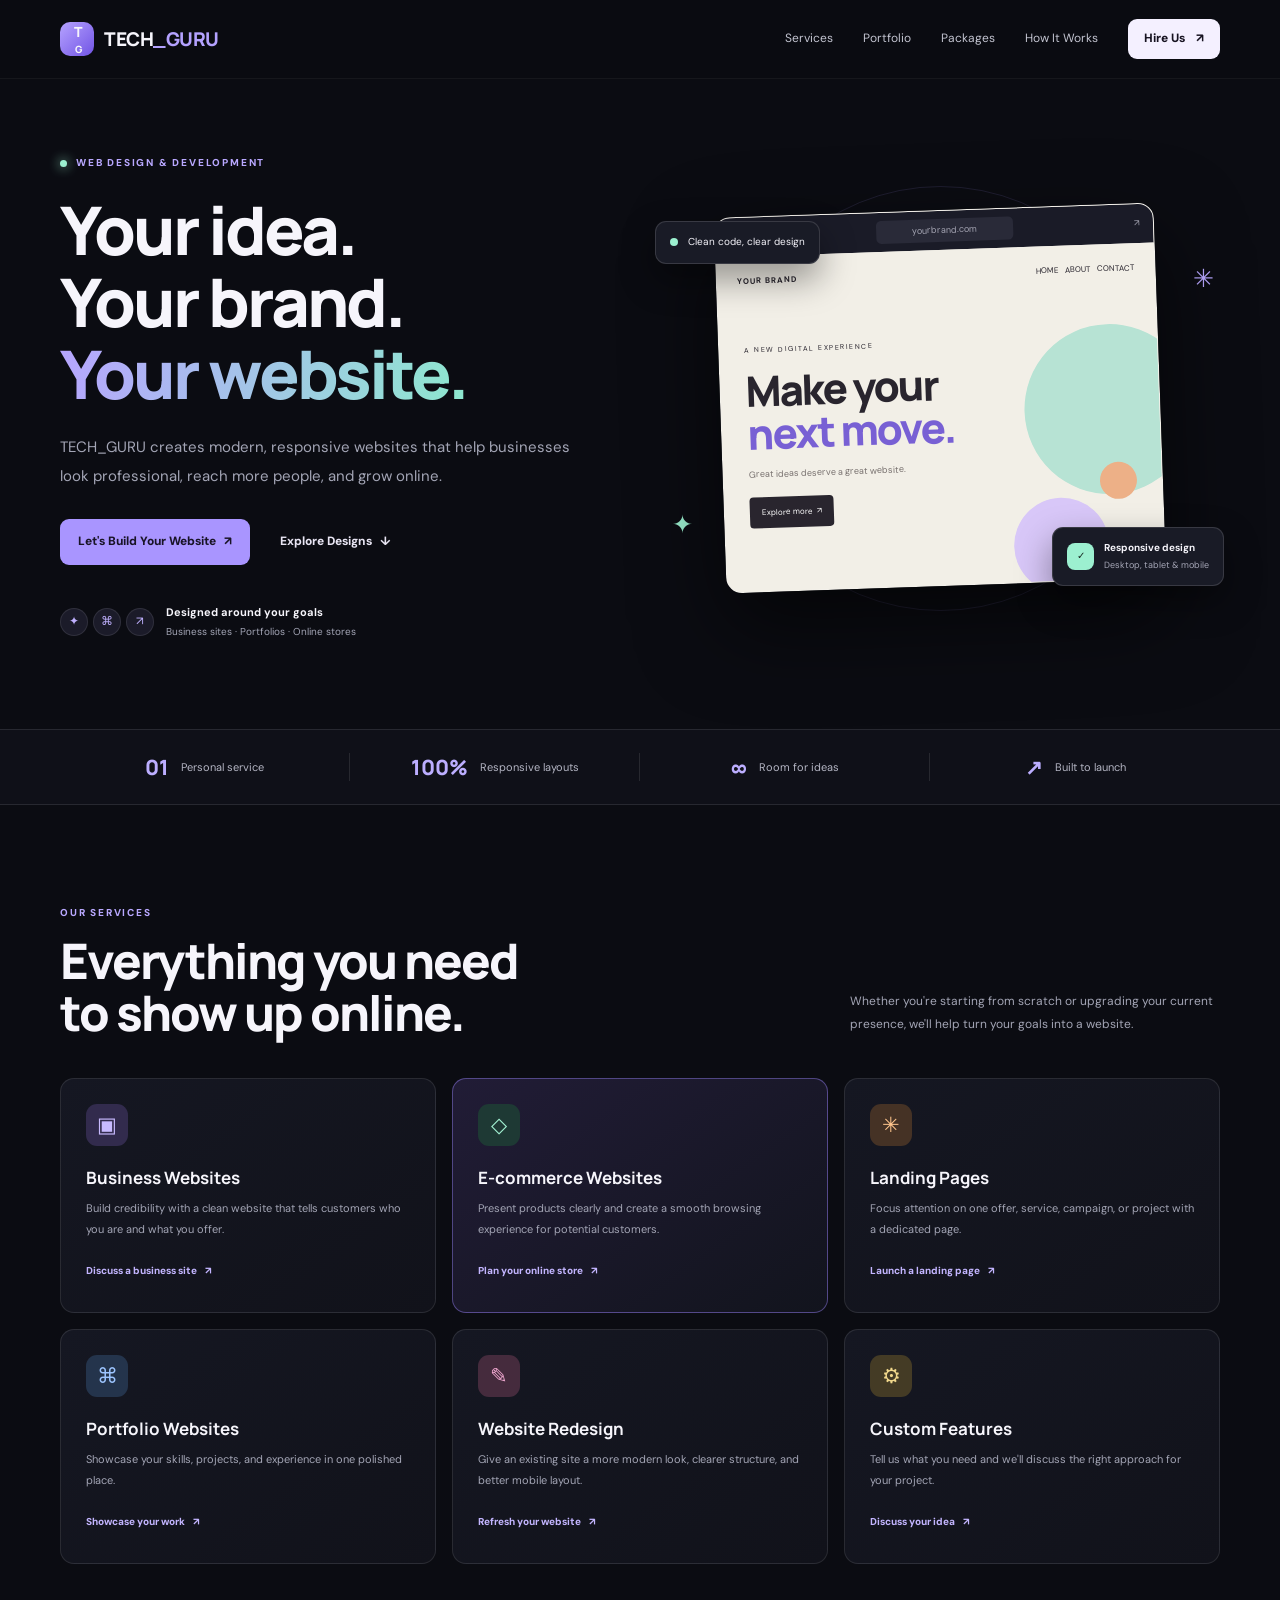
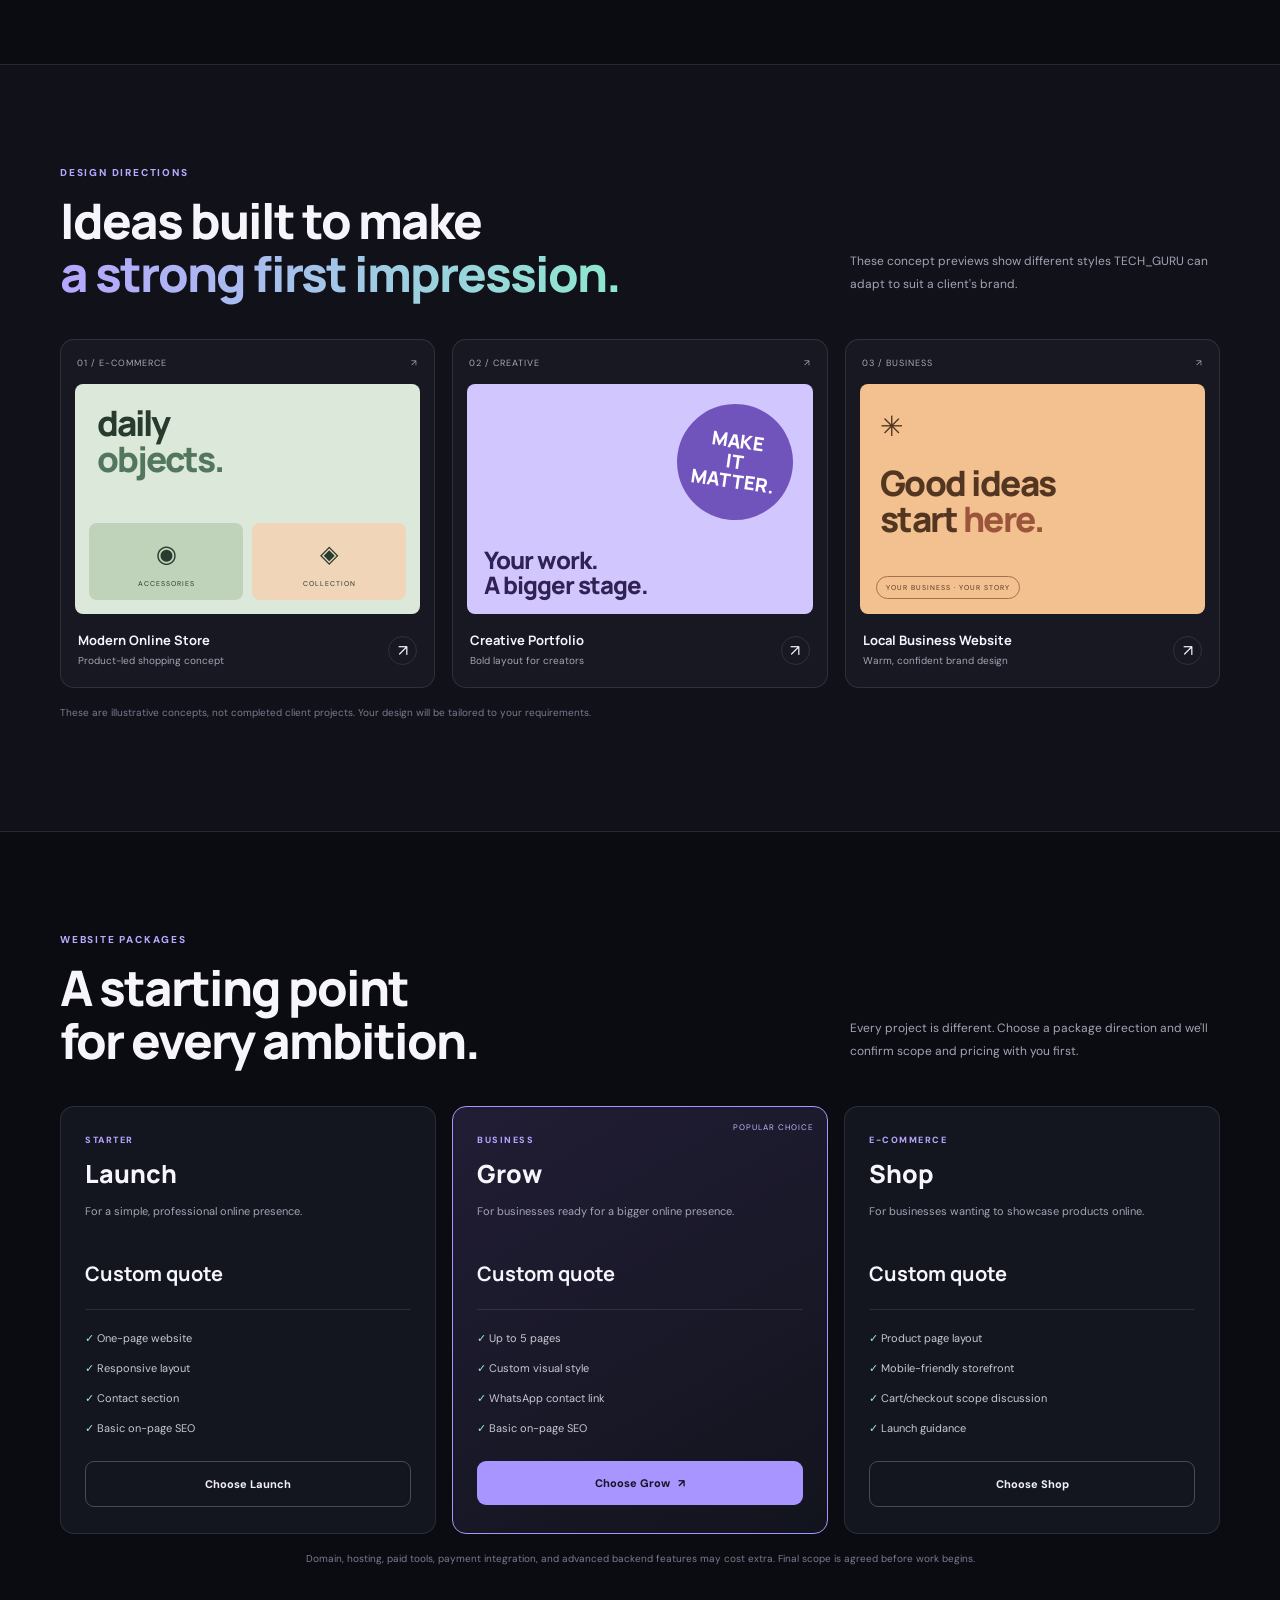
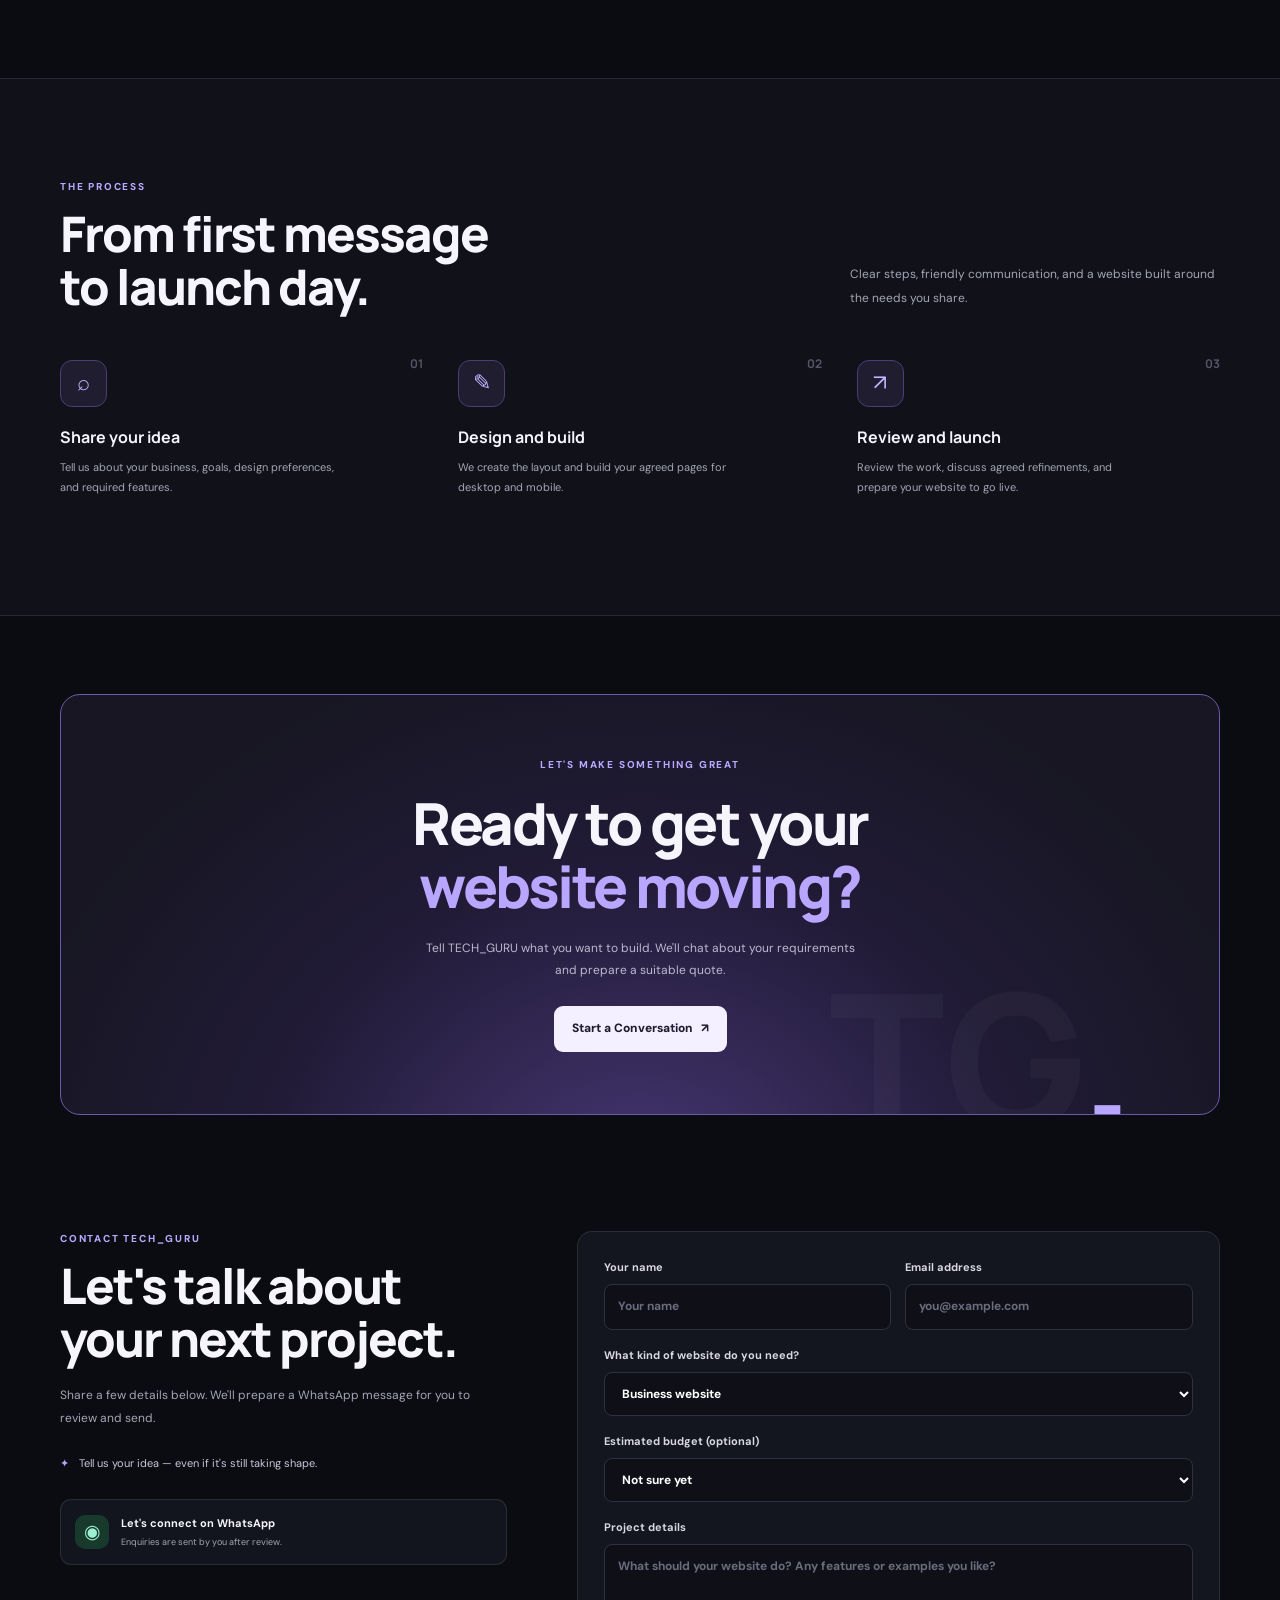
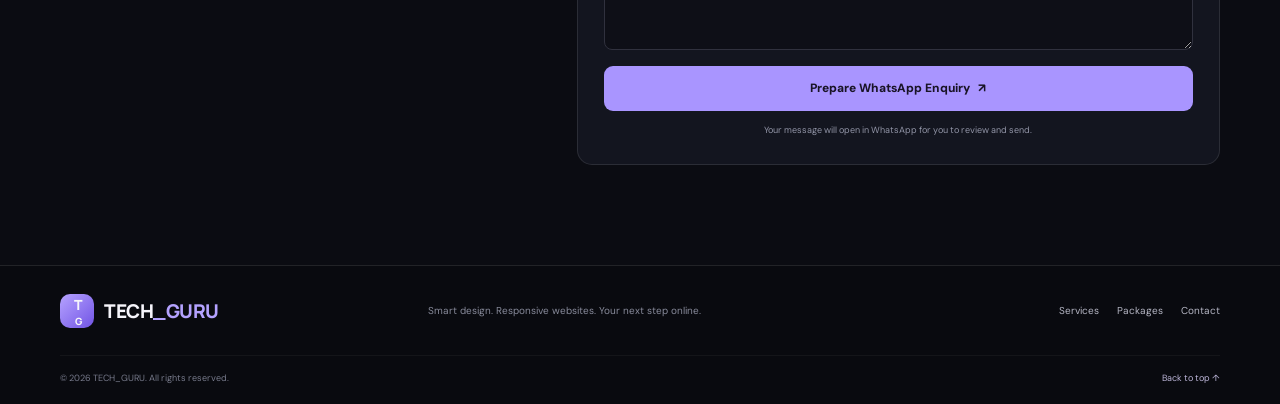
<file: index.html>
<!DOCTYPE html>
<html lang="en">
<head>
  <meta charset="UTF-8">
  <meta name="viewport" content="width=device-width, initial-scale=1.0">
  <meta name="description" content="TECH_GURU builds modern, responsive websites for businesses, creators, and online stores.">
  <meta name="theme-color" content="#0b0c12">
  <title>TECH_GURU | Websites That Work for You</title>
  <link rel="icon" href="favicon.svg" type="image/svg+xml">
  <link rel="stylesheet" href="style.css">
</head>
<body>
  <header class="header">
    <nav class="nav container" aria-label="Main navigation">
      <a class="brand" href="#home" aria-label="TECH_GURU home"><span class="brand-icon">T<span>G</span></span><span>TECH<span class="brand-accent">_GURU</span></span></a>
      <button class="menu-toggle" id="menuToggle" aria-label="Open navigation menu" aria-expanded="false">☰</button>
      <div class="nav-links" id="navLinks">
        <a href="#services">Services</a>
        <a href="#portfolio">Portfolio</a>
        <a href="#packages">Packages</a>
        <a href="#process">How It Works</a>
        <a class="nav-button" href="#contact">Hire Us <span>↗</span></a>
      </div>
    </nav>
  </header>

  <main>
    <section class="hero container" id="home">
      <div class="hero-content">
        <div class="eyebrow"><span class="live-dot"></span> WEB DESIGN & DEVELOPMENT</div>
        <h1>Your idea.<br>Your brand.<br><span class="gradient">Your website.</span></h1>
        <p class="hero-text">TECH_GURU creates modern, responsive websites that help businesses look professional, reach more people, and grow online.</p>
        <div class="hero-actions">
          <a class="btn btn-primary" href="#contact">Let's Build Your Website <span>↗</span></a>
          <a class="btn btn-ghost" href="#portfolio">Explore Designs <span>↓</span></a>
        </div>
        <div class="hero-proof"><div class="proof-symbols"><span>✦</span><span>⌘</span><span>↗</span></div><div><strong>Designed around your goals</strong><small>Business sites · Portfolios · Online stores</small></div></div>
      </div>
      <div class="hero-art" aria-label="Decorative website preview">
        <div class="glow glow-one"></div><div class="glow glow-two"></div>
        <div class="code-chip chip-one"><span class="chip-dot"></span> Clean code, clear design</div>
        <div class="browser">
          <div class="browser-bar"><div class="traffic"><i></i><i></i><i></i></div><div class="address">yourbrand.com</div><span>↗</span></div>
          <div class="demo-site">
            <div class="demo-nav"><b>YOUR BRAND</b><span>HOME&nbsp;&nbsp; ABOUT&nbsp;&nbsp; CONTACT</span></div>
            <div class="demo-copy"><div class="demo-kicker">A NEW DIGITAL EXPERIENCE</div><h2>Make your<br><em>next move.</em></h2><p>Great ideas deserve a great website.</p><div class="demo-btn">Explore more&nbsp; ↗</div></div>
            <div class="demo-orb orb-a"></div><div class="demo-orb orb-b"></div><div class="demo-orb orb-c"></div>
          </div>
        </div>
        <div class="code-chip chip-two"><span class="mini-check">✓</span><div><b>Responsive design</b><small>Desktop, tablet & mobile</small></div></div>
        <div class="floating-star star-a">✳</div><div class="floating-star star-b">✦</div>
      </div>
    </section>

    <section class="quick-facts"><div class="container facts-grid"><div><strong>01</strong><span>Personal service</span></div><div><strong>100%</strong><span>Responsive layouts</span></div><div><strong>∞</strong><span>Room for ideas</span></div><div><strong>↗</strong><span>Built to launch</span></div></div></section>

    <section class="section container" id="services">
      <div class="section-head"><div><div class="eyebrow">OUR SERVICES</div><h2>Everything you need<br>to show up online.</h2></div><p>Whether you're starting from scratch or upgrading your current presence, we'll help turn your goals into a website.</p></div>
      <div class="services-grid">
        <article class="service-card"><div class="service-icon violet">▣</div><h3>Business Websites</h3><p>Build credibility with a clean website that tells customers who you are and what you offer.</p><a href="#contact" data-service="Business website">Discuss a business site <span>↗</span></a></article>
        <article class="service-card service-featured"><div class="service-icon green">◇</div><h3>E-commerce Websites</h3><p>Present products clearly and create a smooth browsing experience for potential customers.</p><a href="#contact" data-service="E-commerce website">Plan your online store <span>↗</span></a></article>
        <article class="service-card"><div class="service-icon amber">✳</div><h3>Landing Pages</h3><p>Focus attention on one offer, service, campaign, or project with a dedicated page.</p><a href="#contact" data-service="Landing page">Launch a landing page <span>↗</span></a></article>
        <article class="service-card"><div class="service-icon blue">⌘</div><h3>Portfolio Websites</h3><p>Showcase your skills, projects, and experience in one polished place.</p><a href="#contact" data-service="Portfolio website">Showcase your work <span>↗</span></a></article>
        <article class="service-card"><div class="service-icon pink">✎</div><h3>Website Redesign</h3><p>Give an existing site a more modern look, clearer structure, and better mobile layout.</p><a href="#contact" data-service="Website redesign">Refresh your website <span>↗</span></a></article>
        <article class="service-card"><div class="service-icon gold">⚙</div><h3>Custom Features</h3><p>Tell us what you need and we'll discuss the right approach for your project.</p><a href="#contact" data-service="Custom website features">Discuss your idea <span>↗</span></a></article>
      </div>
    </section>

    <section class="portfolio-section" id="portfolio"><div class="section container">
      <div class="section-head"><div><div class="eyebrow">DESIGN DIRECTIONS</div><h2>Ideas built to make<br><span class="gradient">a strong first impression.</span></h2></div><p>These concept previews show different styles TECH_GURU can adapt to suit a client's brand.</p></div>
      <div class="portfolio-grid">
        <article class="project-card"><div class="project-label"><span>01 / E-COMMERCE</span><span>↗</span></div><div class="preview shop-preview"><div class="shop-word">daily<br><i>objects.</i></div><div class="shop-items"><div>◉<small>ACCESSORIES</small></div><div>◈<small>COLLECTION</small></div></div></div><div class="project-info"><div><h3>Modern Online Store</h3><p>Product-led shopping concept</p></div><span class="project-link">↗</span></div></article>
        <article class="project-card"><div class="project-label"><span>02 / CREATIVE</span><span>↗</span></div><div class="preview creative-preview"><div class="creative-circle">MAKE<br>IT<br>MATTER.</div><div class="creative-tagline">Your work.<br>A bigger stage.</div></div><div class="project-info"><div><h3>Creative Portfolio</h3><p>Bold layout for creators</p></div><span class="project-link">↗</span></div></article>
        <article class="project-card"><div class="project-label"><span>03 / BUSINESS</span><span>↗</span></div><div class="preview business-preview"><div class="sun-mark">✳</div><div class="business-headline">Good ideas<br>start <i>here.</i></div><div class="business-stamp">YOUR BUSINESS · YOUR STORY</div></div><div class="project-info"><div><h3>Local Business Website</h3><p>Warm, confident brand design</p></div><span class="project-link">↗</span></div></article>
      </div>
      <p class="disclaimer">These are illustrative concepts, not completed client projects. Your design will be tailored to your requirements.</p>
    </div></section>

    <section class="section container" id="packages">
      <div class="section-head"><div><div class="eyebrow">WEBSITE PACKAGES</div><h2>A starting point<br>for every ambition.</h2></div><p>Every project is different. Choose a package direction and we'll confirm scope and pricing with you first.</p></div>
      <div class="packages-grid">
        <article class="package-card"><div class="package-type">STARTER</div><h3>Launch</h3><p class="package-description">For a simple, professional online presence.</p><div class="package-price">Custom quote</div><div class="package-line"></div><ul><li>✓ One-page website</li><li>✓ Responsive layout</li><li>✓ Contact section</li><li>✓ Basic on-page SEO</li></ul><a class="btn btn-outline" href="#contact" data-package="Launch">Choose Launch</a></article>
        <article class="package-card package-popular"><div class="popular-tag">POPULAR CHOICE</div><div class="package-type">BUSINESS</div><h3>Grow</h3><p class="package-description">For businesses ready for a bigger online presence.</p><div class="package-price">Custom quote</div><div class="package-line"></div><ul><li>✓ Up to 5 pages</li><li>✓ Custom visual style</li><li>✓ WhatsApp contact link</li><li>✓ Basic on-page SEO</li></ul><a class="btn btn-primary" href="#contact" data-package="Grow">Choose Grow <span>↗</span></a></article>
        <article class="package-card"><div class="package-type">E-COMMERCE</div><h3>Shop</h3><p class="package-description">For businesses wanting to showcase products online.</p><div class="package-price">Custom quote</div><div class="package-line"></div><ul><li>✓ Product page layout</li><li>✓ Mobile-friendly storefront</li><li>✓ Cart/checkout scope discussion</li><li>✓ Launch guidance</li></ul><a class="btn btn-outline" href="#contact" data-package="Shop">Choose Shop</a></article>
      </div>
      <p class="package-note">Domain, hosting, paid tools, payment integration, and advanced backend features may cost extra. Final scope is agreed before work begins.</p>
    </section>

    <section class="process-section" id="process"><div class="section container">
      <div class="section-head"><div><div class="eyebrow">THE PROCESS</div><h2>From first message<br>to launch day.</h2></div><p>Clear steps, friendly communication, and a website built around the needs you share.</p></div>
      <div class="steps-grid"><article class="step"><span class="step-num">01</span><div class="step-icon">⌕</div><h3>Share your idea</h3><p>Tell us about your business, goals, design preferences, and required features.</p></article><article class="step"><span class="step-num">02</span><div class="step-icon">✎</div><h3>Design and build</h3><p>We create the layout and build your agreed pages for desktop and mobile.</p></article><article class="step"><span class="step-num">03</span><div class="step-icon">↗</div><h3>Review and launch</h3><p>Review the work, discuss agreed refinements, and prepare your website to go live.</p></article></div>
    </div></section>

    <section class="cta-section container"><div class="cta-panel"><div class="cta-orb"></div><div class="eyebrow">LET'S MAKE SOMETHING GREAT</div><h2>Ready to get your<br><span>website moving?</span></h2><p>Tell TECH_GURU what you want to build. We'll chat about your requirements and prepare a suitable quote.</p><a class="btn btn-light" href="#contact">Start a Conversation <span>↗</span></a><div class="watermark">TG<span>.</span></div></div></section>

    <section class="section container contact-section" id="contact">
      <div class="contact-intro"><div class="eyebrow">CONTACT TECH_GURU</div><h2>Let's talk about<br>your next project.</h2><p>Share a few details below. We'll prepare a WhatsApp message for you to review and send.</p><div class="contact-tip"><span>✦</span> Tell us your idea — even if it's still taking shape.</div><div class="contact-badge"><span class="whatsapp-symbol">◉</span><div><strong>Let's connect on WhatsApp</strong><small>Enquiries are sent by you after review.</small></div></div></div>
      <form class="contact-form" id="contactForm">
        <div class="field-row"><label for="name">Your name<input id="name" name="name" type="text" placeholder="Your name" required maxlength="80"></label><label for="email">Email address<input id="email" name="email" type="email" placeholder="you@example.com" required maxlength="120"></label></div>
        <label for="projectType">What kind of website do you need?<select id="projectType" name="projectType"><option>Business website</option><option>E-commerce website</option><option>Landing page</option><option>Portfolio website</option><option>Website redesign</option><option>Custom website features</option><option>Not sure yet</option></select></label>
        <label for="budget">Estimated budget (optional)<select id="budget" name="budget"><option value="Not sure yet">Not sure yet</option><option>Under PKR 10,000</option><option>PKR 10,000–25,000</option><option>PKR 25,000–50,000</option><option>PKR 50,000+</option></select></label>
        <label for="message">Project details<textarea id="message" name="message" rows="4" placeholder="What should your website do? Any features or examples you like?" required maxlength="1500"></textarea></label>
        <button class="btn btn-primary submit-btn" type="submit">Prepare WhatsApp Enquiry <span>↗</span></button>
        <p class="form-status" id="formStatus" role="status">Your message will open in WhatsApp for you to review and send.</p>
      </form>
    </section>
  </main>

  <footer class="footer"><div class="container footer-top"><a class="brand" href="#home"><span class="brand-icon">T<span>G</span></span><span>TECH<span class="brand-accent">_GURU</span></span></a><p>Smart design. Responsive websites. Your next step online.</p><div class="footer-links"><a href="#services">Services</a><a href="#packages">Packages</a><a href="#contact">Contact</a></div></div><div class="container footer-bottom"><span>© <span id="year"></span> TECH_GURU. All rights reserved.</span><a href="#home">Back to top ↑</a></div></footer>
  <script src="script.js"></script>
</body>
</html>
</file>
<file: style.css>
@import url('https://fonts.googleapis.com/css2?family=DM+Sans:wght@400;500;600;700&family=Manrope:wght@400;500;600;700;800&display=swap');
:root{--bg:#0b0c12;--panel:#13151f;--text:#f6f5fb;--muted:#a3a5b5;--line:rgba(255,255,255,.1);--purple:#a995ff;--mint:#9cf0d0;--orange:#ffc38e}*{box-sizing:border-box}html{scroll-behavior:smooth;scroll-padding-top:88px}body{margin:0;background:var(--bg);color:var(--text);font-family:'DM Sans',sans-serif;line-height:1.65}a{color:inherit;text-decoration:none}button,input,select,textarea{font:inherit}.container{width:min(1160px,calc(100% - 44px));margin-inline:auto}.header{position:sticky;top:0;z-index:50;background:rgba(11,12,18,.9);backdrop-filter:blur(18px);border-bottom:1px solid #ffffff0c}.nav{height:78px;display:flex;align-items:center;justify-content:space-between}.brand{display:flex;align-items:center;gap:10px;font:800 19px Manrope,sans-serif;letter-spacing:-.5px}.brand-icon{height:34px;width:34px;border-radius:10px;background:linear-gradient(135deg,#b6a3ff,#7154e5);display:grid;place-items:center;position:relative;font-size:14px;letter-spacing:-2px}.brand-icon span{font-size:10px;margin-left:1px}.brand-accent{color:#b4a2ff}.nav-links{display:flex;align-items:center;gap:30px;font-size:12px;color:#c3c4d0}.nav-links>a:not(.nav-button):hover,.footer-links a:hover{color:#fff}.nav-button{background:#f4f0ff;color:#171321;padding:10px 16px;border-radius:9px;font-weight:800}.nav-button span,.btn span{margin-left:8px}.menu-toggle{display:none;background:none;border:0;color:#fff;font-size:24px}.hero{display:grid;grid-template-columns:1fr 1fr;align-items:center;gap:40px;padding-top:62px;padding-bottom:74px;min-height:650px}.eyebrow{display:flex;align-items:center;gap:9px;color:#b9a8ff;font-size:10px;font-weight:800;letter-spacing:1.8px}.live-dot{height:7px;width:7px;border-radius:50%;background:var(--mint);box-shadow:0 0 12px #9cf0d0}.hero h1,.section h2,.contact-intro h2{font:800 clamp(43px,5.5vw,67px)/1.08 Manrope,sans-serif;letter-spacing:-3px;margin:22px 0}.gradient{background:linear-gradient(100deg,#b7a5ff,#8de8ce);background-clip:text;-webkit-background-clip:text;color:transparent}.hero-text{max-width:510px;color:var(--muted);font-size:15px;line-height:1.95}.hero-actions{display:flex;align-items:center;gap:12px;flex-wrap:wrap;margin-top:28px}.btn{display:inline-flex;align-items:center;justify-content:center;padding:13px 18px;border-radius:9px;font-size:12px;font-weight:800;border:0;cursor:pointer;transition:transform .2s,background .2s}.btn:hover{transform:translateY(-2px)}.btn-primary{background:#a995ff;color:#191426}.btn-primary:hover{background:#b9aaff}.btn-ghost{color:#e8e5f3}.hero-proof{display:flex;align-items:center;gap:12px;margin-top:38px}.proof-symbols{display:flex;gap:5px}.proof-symbols span{height:28px;width:28px;display:grid;place-items:center;border:1px solid #ffffff18;background:#1b1b29;border-radius:50%;font-size:12px;color:#c0b1ff}.hero-proof strong,.hero-proof small{display:block}.hero-proof strong{font-size:11px}.hero-proof small{font-size:10px;color:var(--muted);margin-top:3px}.hero-art{min-height:450px;display:grid;place-items:center;position:relative}.glow{position:absolute;border:1px solid #a995ff20;width:425px;height:425px;border-radius:50%}.glow-two{width:330px;height:330px;border-color:#9cf0d018}.browser{width:min(100%,440px);position:relative;z-index:2;overflow:hidden;border:1px solid #ffffff25;border-radius:16px;background:#f1eee7;box-shadow:0 35px 85px #0009;transform:rotate(-2deg)}.browser-bar{height:39px;background:#1a1b27;display:flex;align-items:center;gap:13px;padding:0 13px;color:#a5a5b3;font-size:9px}.traffic{display:flex;gap:4px}.traffic i{width:6px;height:6px;border-radius:50%;background:#f08c91}.traffic i:nth-child(2){background:#f5c775}.traffic i:nth-child(3){background:#7ee0b5}.address{margin:auto;background:#292a38;border-radius:5px;padding:4px 36px}.demo-site{height:335px;position:relative;overflow:hidden;color:#29252e;background:#f2efe7}.demo-nav{position:relative;z-index:2;padding:18px 20px;display:flex;justify-content:space-between;font-size:8px}.demo-nav b{letter-spacing:1px}.demo-copy{position:relative;z-index:2;padding:39px 25px}.demo-kicker{font-size:7px;letter-spacing:1.5px}.demo-copy h2{font:800 42px/1.02 Manrope,sans-serif;letter-spacing:-2px;margin:13px 0}.demo-copy h2 em{font-style:normal;color:#7860d4}.demo-copy p{font-size:9px;color:#77706e}.demo-btn{display:inline-block;background:#29252e;color:white;padding:9px 12px;border-radius:4px;font-size:8px;margin-top:6px}.demo-orb{position:absolute;border-radius:50%}.orb-a{width:170px;height:170px;right:-35px;top:80px;background:#b7e3d4}.orb-b{width:95px;height:95px;right:55px;bottom:-12px;background:#d8c7f8}.orb-c{width:37px;height:37px;right:25px;bottom:80px;background:#edb087}.code-chip{position:absolute;z-index:4;display:flex;align-items:center;gap:10px;background:#191b26;border:1px solid #ffffff22;border-radius:11px;padding:12px 14px;box-shadow:0 15px 35px #0006;font-size:10px}.chip-one{top:48px;left:-5px}.chip-dot{height:8px;width:8px;border-radius:50%;background:var(--mint)}.chip-two{right:-4px;bottom:37px}.mini-check{height:27px;width:27px;border-radius:8px;display:grid;place-items:center;background:var(--mint);color:#172820}.chip-two b,.chip-two small{display:block}.chip-two small{font-size:9px;color:#a5a6b6;margin-top:2px}.floating-star{position:absolute;color:#b8a7ff;font-size:25px}.star-a{right:6px;top:85px}.star-b{left:12px;bottom:78px;color:var(--mint)}.quick-facts{border-block:1px solid var(--line);background:#0f1018}.facts-grid{display:grid;grid-template-columns:repeat(4,1fr);padding:23px 0}.facts-grid>div{display:flex;align-items:center;justify-content:center;gap:12px;border-right:1px solid var(--line)}.facts-grid>div:last-child{border:0}.facts-grid strong{font:800 21px Manrope;color:#bcaeff}.facts-grid span{font-size:11px;color:#b4b5c3}.section{padding-top:100px;padding-bottom:100px}.section-head{display:flex;justify-content:space-between;align-items:end;gap:35px;margin-bottom:38px}.section h2,.contact-intro h2{font-size:clamp(34px,4.2vw,49px);letter-spacing:-2px;margin:13px 0 0}.section-head>p{max-width:370px;color:var(--muted);font-size:12px;line-height:1.95;margin:0 0 4px}.services-grid{display:grid;grid-template-columns:repeat(3,1fr);gap:16px}.service-card{background:linear-gradient(145deg,#151722,#11121a);border:1px solid var(--line);border-radius:14px;padding:25px;min-height:235px}.service-featured{border-color:#9b85ff70;background:linear-gradient(145deg,#211c36,#12141d)}.service-icon{width:42px;height:42px;border-radius:11px;display:grid;place-items:center;font-size:21px;margin-bottom:20px}.violet{background:#322b4d;color:#c8baff}.green{background:#1e3934;color:#a3f2d3}.amber{background:#453225;color:#ffc58d}.blue{background:#24344c;color:#9dc5ff}.pink{background:#452b3d;color:#f2a9d1}.gold{background:#443b25;color:#f1d88c}.service-card h3,.step h3{font:700 17px Manrope,sans-serif;margin:0 0 9px}.service-card p,.step p{font-size:11px;color:var(--muted);line-height:1.85;margin:0 0 17px}.service-card>a{font-size:10px;font-weight:800;color:#c3b5ff}.service-card>a span{margin-left:6px}.portfolio-section,.process-section{background:#101119;border-block:1px solid var(--line)}.portfolio-grid{display:grid;grid-template-columns:repeat(3,1fr);gap:17px}.project-card{overflow:hidden;background:#171822;border:1px solid var(--line);border-radius:14px}.project-label{display:flex;justify-content:space-between;padding:16px 16px 0;color:#a7a8b6;font-size:9px;letter-spacing:1px}.preview{height:230px;margin:14px;border-radius:8px;position:relative;overflow:hidden}.shop-preview{background:#dce8d9;color:#273b2f;padding:22px}.shop-word{font:800 35px/1.02 Manrope;letter-spacing:-2px}.shop-word i{font-style:normal;color:#53775e}.shop-items{position:absolute;bottom:14px;left:14px;right:14px;display:flex;gap:9px}.shop-items div{height:77px;flex:1;background:#bfd2ba;border-radius:8px;display:flex;flex-direction:column;justify-content:center;align-items:center;font-size:24px}.shop-items div:nth-child(2){background:#f0d5b8}.shop-items small{font-size:7px;letter-spacing:1px;margin-top:5px}.creative-preview{background:#d2c6ff;color:#302354;padding:20px}.creative-circle{margin-left:auto;width:116px;height:116px;border-radius:50%;display:grid;place-content:center;text-align:center;background:#7054bc;color:#fff;font:800 19px/1.05 Manrope;transform:rotate(8deg)}.creative-tagline{position:absolute;left:17px;bottom:17px;font:800 24px/1.06 Manrope;letter-spacing:-1px}.business-preview{background:#f3c18f;color:#533622;padding:20px}.sun-mark{font-size:28px}.business-headline{font:800 35px/1.03 Manrope;letter-spacing:-1.5px;margin-top:14px}.business-headline i{font-style:normal;color:#9b553b}.business-stamp{position:absolute;bottom:15px;left:16px;border:1px solid #a86d4d;border-radius:20px;padding:5px 9px;font-size:7px;letter-spacing:1px}.project-info{display:flex;justify-content:space-between;align-items:center;padding:3px 17px 17px}.project-info h3{font:700 13px Manrope;margin:0 0 4px}.project-info p{font-size:10px;color:var(--muted);margin:0}.project-link{width:29px;height:29px;display:grid;place-items:center;border:1px solid var(--line);border-radius:50%}.disclaimer,.package-note{font-size:10px;color:#797c8d;margin-top:17px}.packages-grid{display:grid;grid-template-columns:repeat(3,1fr);gap:16px}.package-card{position:relative;padding:26px 24px;border:1px solid var(--line);border-radius:14px;background:#13151f}.package-popular{border-color:#a995ff;background:linear-gradient(150deg,#211d35,#12141d)}.popular-tag{position:absolute;right:13px;top:14px;color:#c4b6ff;font-size:8px;letter-spacing:1px}.package-type{font-size:9px;font-weight:800;letter-spacing:1.5px;color:#b6a5ff}.package-card h3{font:800 25px Manrope;margin:8px 0}.package-description{font-size:11px;color:var(--muted);min-height:36px}.package-price{font:700 20px Manrope;margin:22px 0}.package-line{height:1px;background:var(--line)}.package-card ul{list-style:none;padding:0;margin:19px 0 24px}.package-card li{font-size:11px;color:#c9c9d4;margin:12px 0}.package-card li::first-letter{color:var(--mint)}.package-card .btn{width:100%;font-size:11px}.btn-outline{border:1px solid #4b485b;background:transparent;color:#f1eefc}.btn-outline:hover{background:#252235}.package-note{text-align:center}.steps-grid{display:grid;grid-template-columns:repeat(3,1fr);gap:35px}.step{position:relative;padding-top:8px}.step-num{position:absolute;right:0;top:3px;font:700 12px Manrope;color:#555568}.step-icon{width:47px;height:47px;display:grid;place-items:center;border:1px solid #4b3e73;background:#211d31;color:#c2b4ff;border-radius:12px;font-size:22px;margin-bottom:19px}.step h3{font-size:16px}.step p{max-width:290px}.cta-section{padding-top:78px;padding-bottom:78px}.cta-panel{position:relative;overflow:hidden;text-align:center;padding:62px 20px;border:1px solid #6c5aab;border-radius:20px;background:radial-gradient(ellipse at 50% 120%,#473775 0%,#211b37 46%,#171622 80%)}.cta-panel .eyebrow{justify-content:center}.cta-panel h2{font:800 clamp(39px,5vw,58px)/1.08 Manrope;letter-spacing:-2.5px;margin:19px 0}.cta-panel h2 span{color:#b8a6ff}.cta-panel p{max-width:440px;margin:0 auto 24px;color:#bdb9cd;font-size:12px;line-height:1.9}.btn-light{background:#f4f0ff;color:#211a30}.watermark{position:absolute;right:7%;bottom:-74px;color:#ffffff08;font:800 190px Manrope;pointer-events:none}.watermark span{color:#b8a6ff}.contact-section{display:grid;grid-template-columns:.82fr 1.18fr;gap:70px;padding-top:38px}.contact-intro h2{margin-bottom:18px}.contact-intro>p{font-size:12px;color:var(--muted);line-height:1.9}.contact-tip{margin-top:24px;color:#c9c5d8;font-size:11px}.contact-tip span{color:#b7a5ff;margin-right:7px}.contact-badge{display:flex;align-items:center;gap:12px;margin-top:27px;padding:14px;border:1px solid var(--line);background:#13151e;border-radius:11px}.whatsapp-symbol{height:34px;width:34px;border-radius:10px;background:#173a2d;color:#9cf0d0;display:grid;place-items:center;font-size:19px}.contact-badge strong,.contact-badge small{display:block}.contact-badge strong{font-size:11px}.contact-badge small{font-size:9px;color:var(--muted);margin-top:3px}.contact-form{padding:26px;background:#13151f;border:1px solid var(--line);border-radius:15px}.field-row{display:grid;grid-template-columns:1fr 1fr;gap:14px}.contact-form label{display:block;font-size:11px;font-weight:700;color:#d8d7e2;margin-bottom:16px}.contact-form input,.contact-form select,.contact-form textarea{display:block;width:100%;margin-top:8px;padding:12px 13px;border:1px solid #30313e;border-radius:8px;background:#0e0f17;color:#fff;font-size:12px;outline:none}.contact-form input:focus,.contact-form select:focus,.contact-form textarea:focus{border-color:#a995ff}.contact-form input::placeholder,.contact-form textarea::placeholder{color:#696c7c}.contact-form textarea{resize:vertical}.submit-btn{width:100%}.form-status{text-align:center;color:#9295a7;font-size:9px;margin:12px 0 0}.footer{background:#090a0f;border-top:1px solid var(--line)}.footer-top{display:grid;grid-template-columns:1fr 1.2fr 1fr;align-items:center;gap:15px;padding-top:27px;padding-bottom:25px}.footer-top>p{font-size:10px;color:#888b9b}.footer-links{display:flex;justify-content:flex-end;gap:18px;color:#b6b7c5;font-size:10px}.footer-bottom{border-top:1px solid #ffffff0b;display:flex;justify-content:space-between;padding-top:15px;padding-bottom:18px;color:#777a8b;font-size:9px}.footer-bottom a{color:#bcb5d8}
@media(max-width:900px){.hero{gap:15px;padding-top:50px}.hero h1{font-size:51px}.hero-art{min-height:390px}.glow{width:350px;height:350px}.glow-two{width:275px;height:275px}.demo-site{height:295px}.demo-copy h2{font-size:36px}.section-head{align-items:flex-start;flex-direction:column;gap:16px}.section-head>p{max-width:550px}.contact-section{gap:32px}.nav-links{gap:18px}.facts-grid span{font-size:10px}}
@media(max-width:680px){.container{width:min(100% - 32px,520px)}.nav{height:67px}.menu-toggle{display:block}.nav-links{display:none;position:absolute;top:66px;left:0;right:0;padding:14px 22px 20px;background:#101119;border-bottom:1px solid var(--line);flex-direction:column;align-items:stretch;gap:0}.nav-links.open{display:flex}.nav-links>a{padding:12px 4px}.nav-links .nav-button{text-align:center;margin-top:7px}.hero{grid-template-columns:1fr;gap:12px;padding-top:52px;padding-bottom:53px}.hero h1{font-size:clamp(43px,11vw,57px);letter-spacing:-2.2px}.hero-text{font-size:13px}.hero-art{min-height:345px;margin-top:10px}.browser{width:88%}.demo-site{height:275px}.demo-copy h2{font-size:33px}.glow{width:315px;height:315px}.glow-two{width:245px;height:245px}.chip-one{left:0;top:20px}.chip-two{right:0;bottom:15px}.facts-grid{grid-template-columns:1fr 1fr}.facts-grid>div{padding:14px 5px;justify-content:flex-start;border-right:0;border-bottom:1px solid var(--line)}.facts-grid>div:nth-child(odd){border-right:1px solid var(--line);padding-left:8px}.facts-grid>div:nth-child(even){padding-left:15px}.facts-grid>div:nth-child(n+3){border-bottom:0}.section{padding-top:70px;padding-bottom:70px}.section h2,.contact-intro h2{font-size:37px;letter-spacing:-1.7px}.services-grid,.portfolio-grid,.packages-grid,.steps-grid{grid-template-columns:1fr}.service-card{min-height:auto}.preview{height:250px}.project-card{max-width:450px;width:100%;margin-inline:auto}.package-card{padding:24px}.package-description{min-height:0}.steps-grid{gap:24px}.step{padding-right:22px}.cta-section{padding-top:50px;padding-bottom:50px}.cta-panel{padding:48px 17px}.cta-panel h2{font-size:43px}.contact-section{grid-template-columns:1fr;gap:25px;padding-top:8px}.contact-form{padding:19px}.field-row{grid-template-columns:1fr;gap:0}.footer-top{grid-template-columns:1fr;justify-items:start;gap:10px}.footer-links{justify-content:flex-start}.footer-bottom{gap:15px;flex-wrap:wrap}}
@media(prefers-reduced-motion:reduce){html{scroll-behavior:auto}*,*::before,*::after{transition:none!important}}
</file>
